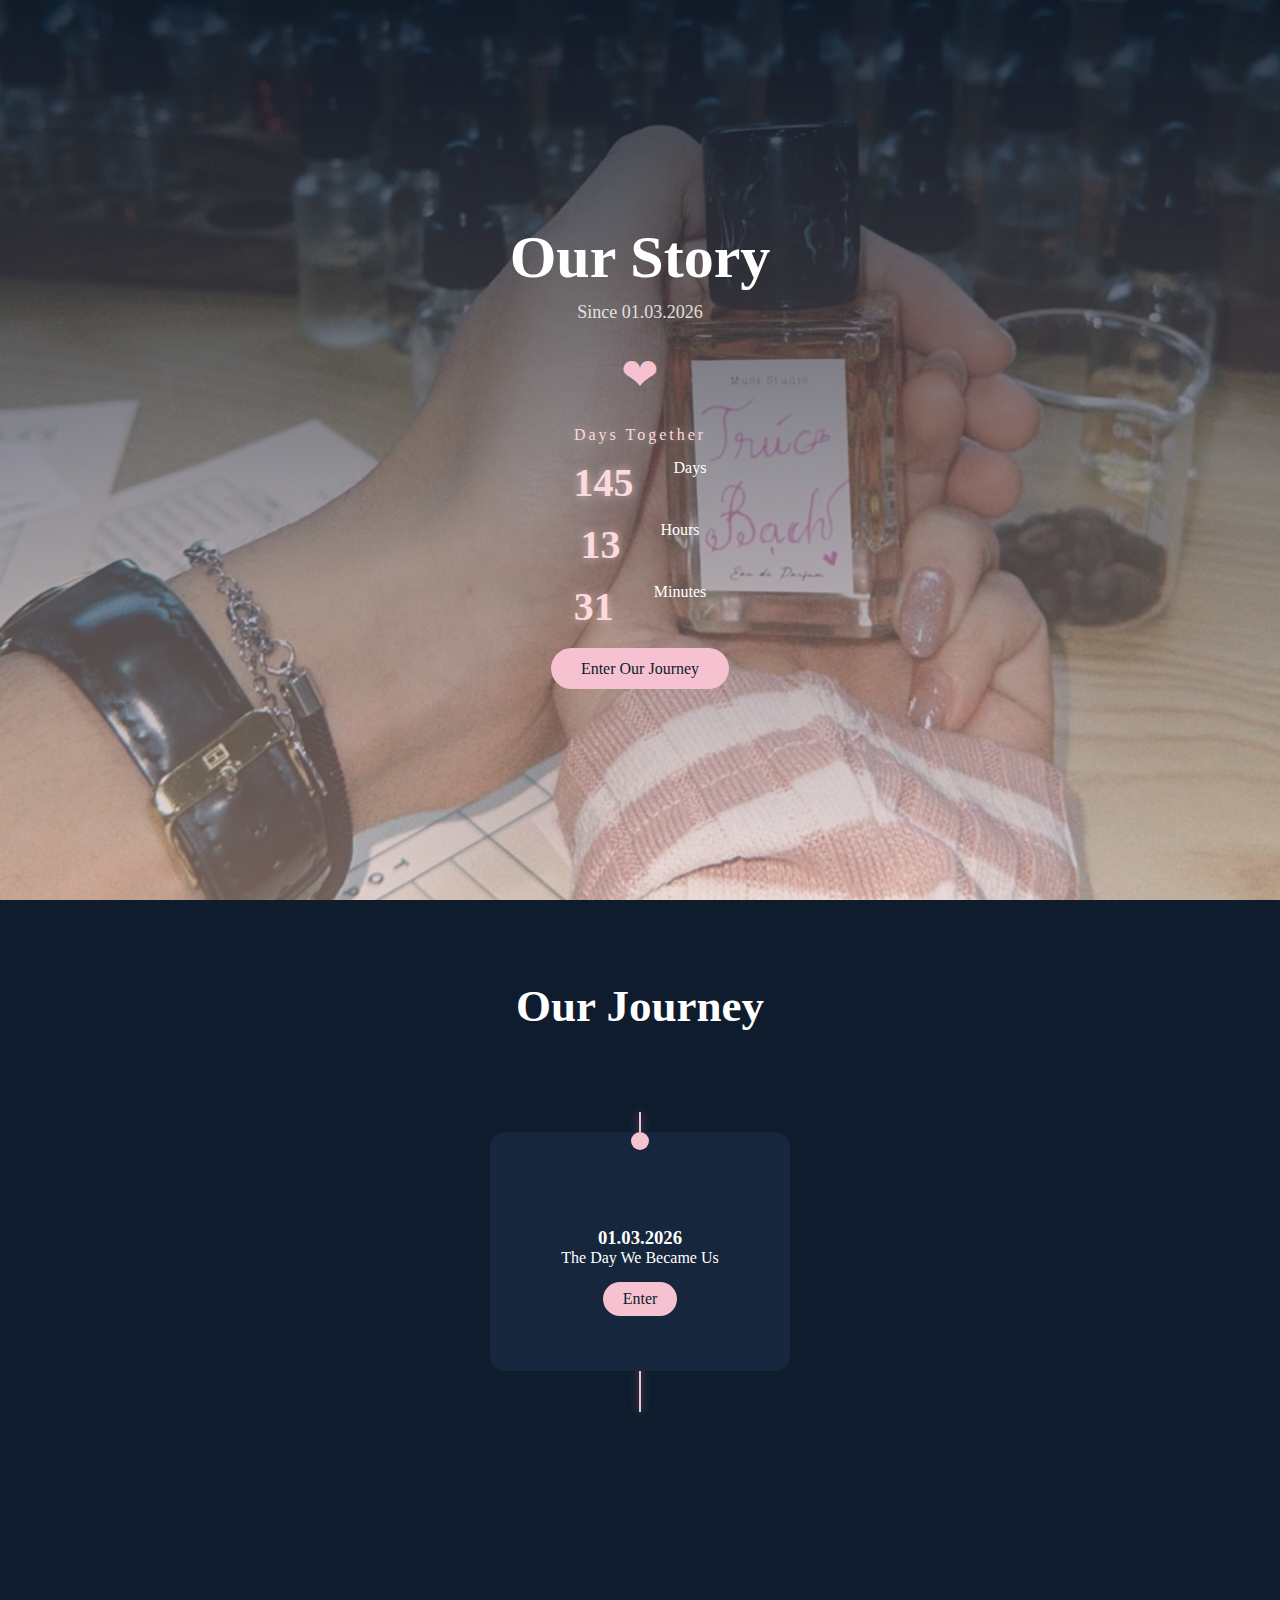
<file: index.html>
<!DOCTYPE html>
<html lang="en">
<head>
    <meta charset="UTF-8">
    <title>Our Story</title>
    <link rel="stylesheet" href="style.css">
</head>

<body>

    <!-- HERO SECTION -->
    <section class="hero">
        <div class="overlay"></div>

        <div class="hero-content">
            <h1 class="title">Our Story</h1>
            <p class="date">Since 01.03.2026</p>

            <div class="heart">❤</div>

            <div class="countdown">
                <p id="countdown-label"></p>

                <div>
                    <h2 id="days">0</h2>
                    <span>Days</span>
                </div>

                <div>
                    <h2 id="hours">0</h2>
                    <span>Hours</span>
                </div>

                <div>
                    <h2 id="minutes">0</h2>
                    <span>Minutes</span>
                </div>
            </div>

            <a href="#timeline" class="enter-btn">Enter Our Journey</a>
        </div>
    </section>


    <!-- TIMELINE SECTION -->
    <section id="timeline" class="timeline">
        <h2>Our Journey</h2>

        <div class="timeline-container">
            <div class="timeline-item">
                <div class="circle"></div>

                <div class="content">
                    <h3>01.03.2026</h3>
                    <p>The Day We Became Us</p>
                    <a href="milestone-01/index.html" class="milestone-btn">Enter</a>
                </div>

            </div>
        </div>
    </section>


    <!-- LOAD JAVASCRIPT (PHẢI Ở CUỐI BODY) -->
    <script src="script.js"></script>

</body>
</html>
</file>
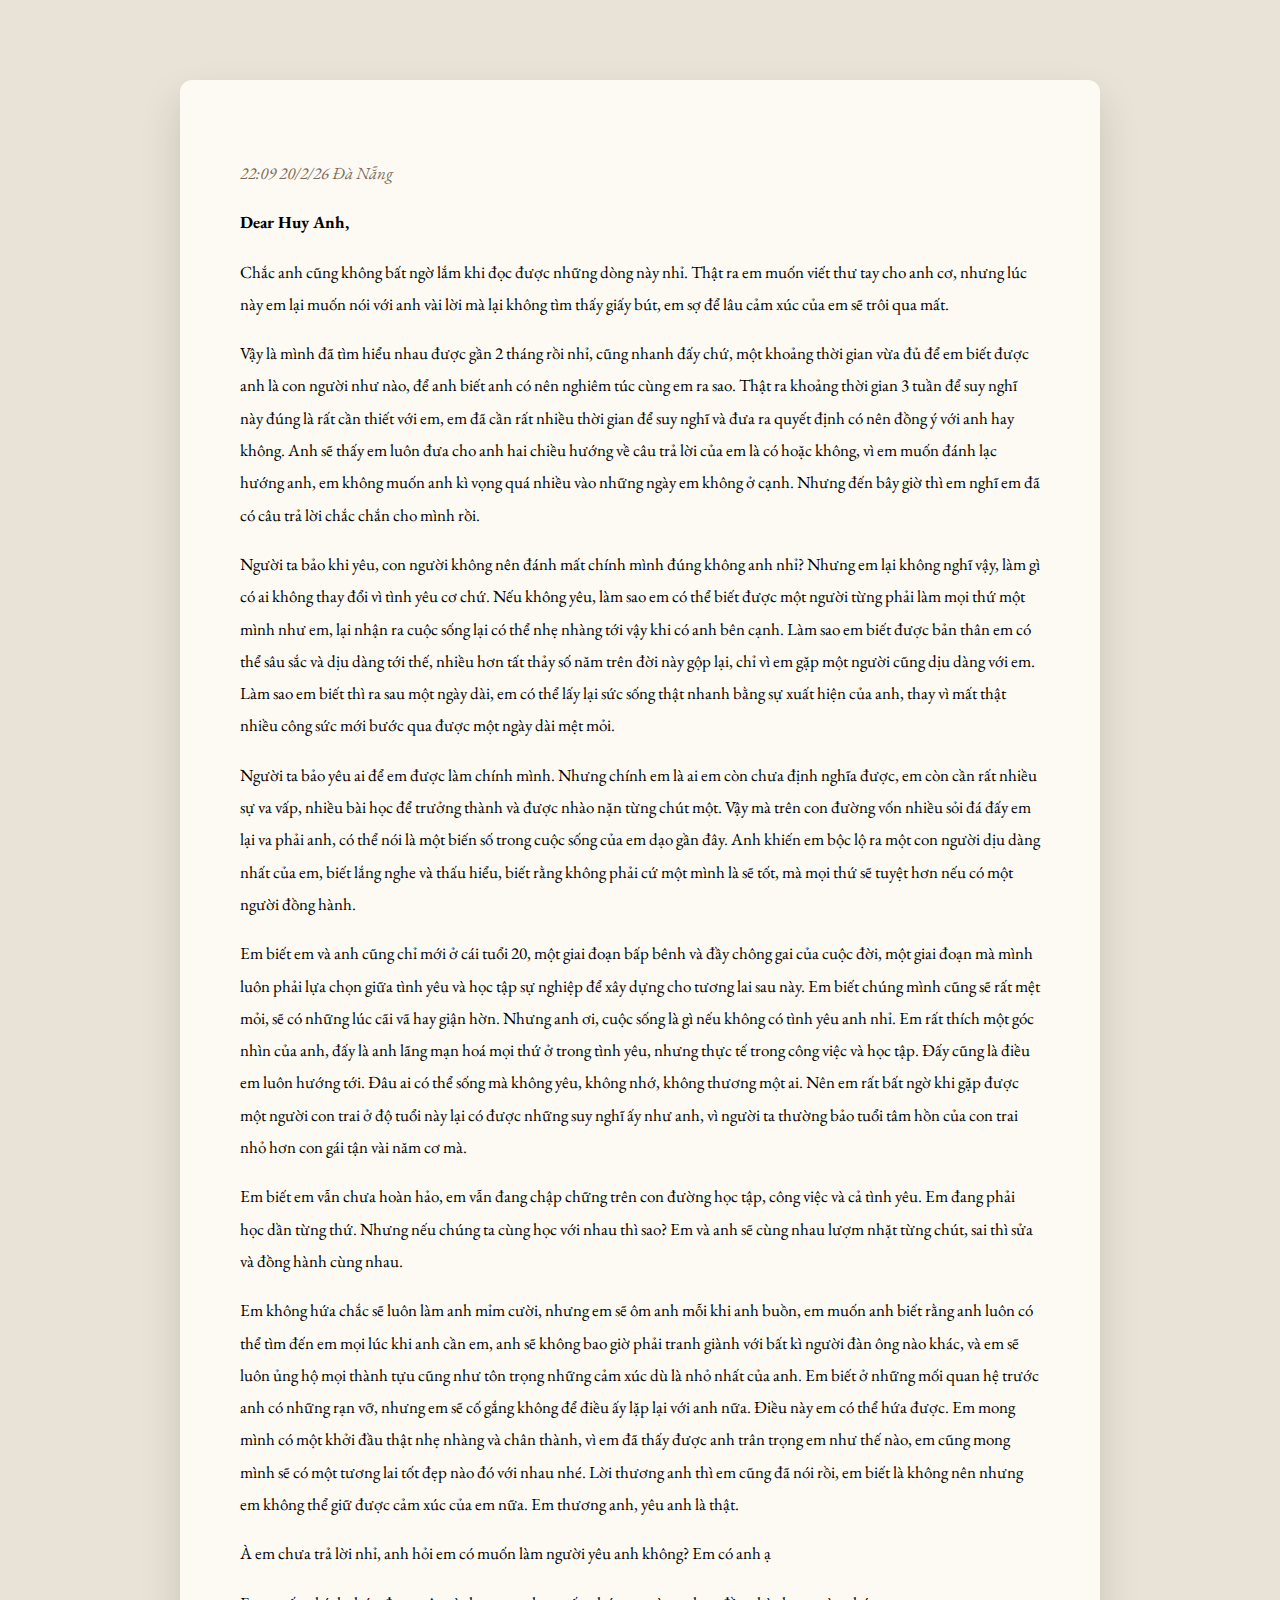
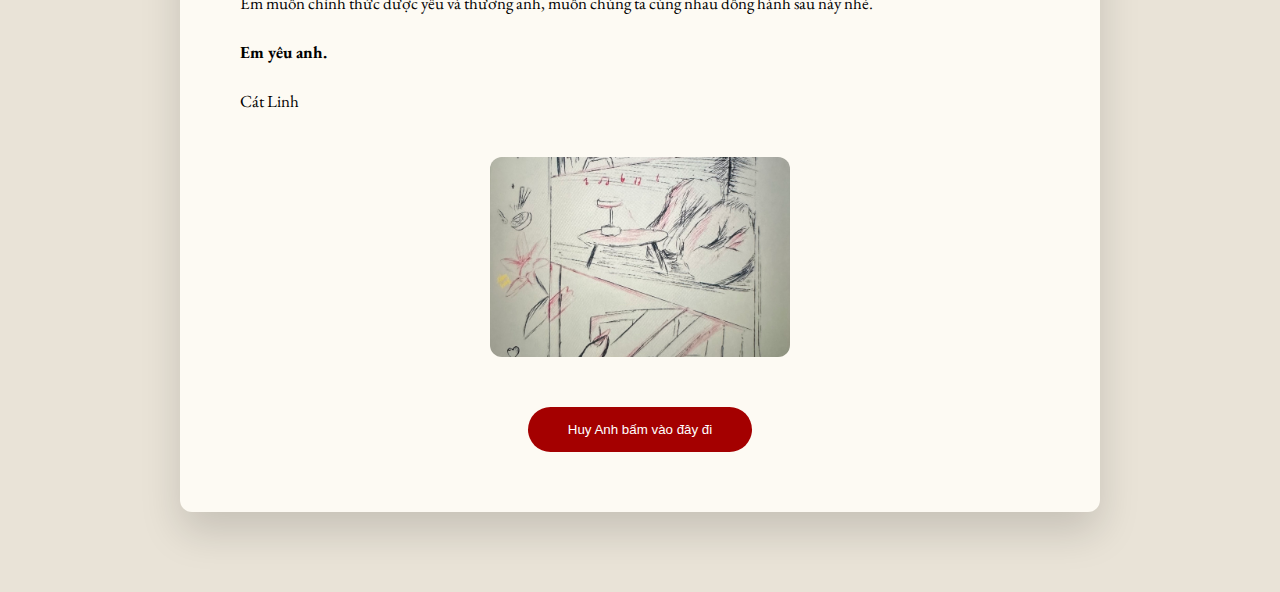
<file: milestone-01/index.html>
<!DOCTYPE html>
<html lang="vi">
<head>
    <meta charset="UTF-8">
    <title>01.03.2026</title>

    <link rel="stylesheet" href="style.css">

    <!-- Google Fonts -->
    <link href="https://fonts.googleapis.com/css2?family=Marcellus&family=EB+Garamond:wght@400;500&display=swap" rel="stylesheet">
</head>
<body>

<!-- BEFORE SECTION -->
<section id="before" class="letter-section">
    <div class="letter">

        <p class="letter-date">22:09 20/2/26 Đà Nẵng</p>

<p><strong>Dear Huy Anh,

</p></strong> Chắc anh cũng không bất ngờ lắm khi đọc được những dòng này nhỉ. Thật ra em muốn viết thư tay cho anh cơ, nhưng lúc này em lại muốn nói với anh vài lời mà lại không tìm thấy giấy bút, em sợ để lâu cảm xúc của em sẽ trôi qua mất.</p>

<p>Vậy là mình đã tìm hiểu nhau được gần 2 tháng rồi nhỉ, cũng nhanh đấy chứ, một khoảng thời gian vừa đủ để em biết được anh là con người như nào, để anh biết anh có nên nghiêm túc cùng em ra sao. Thật ra khoảng thời gian 3 tuần để suy nghĩ này đúng là rất cần thiết với em, em đã cần rất nhiều thời gian để suy nghĩ và đưa ra quyết định có nên đồng ý với anh hay không. Anh sẽ thấy em luôn đưa cho anh hai chiều hướng về câu trả lời của em là có hoặc không, vì em muốn đánh lạc hướng anh, em không muốn anh kì vọng quá nhiều vào những ngày em không ở cạnh. Nhưng đến bây giờ thì em nghĩ em đã có câu trả lời chắc chắn cho mình rồi.</p>

<p>Người ta bảo khi yêu, con người không nên đánh mất chính mình đúng không anh nhỉ? Nhưng em lại không nghĩ vậy, làm gì có ai không thay đổi vì tình yêu cơ chứ. Nếu không yêu, làm sao em có thể biết được một người từng phải làm mọi thứ một mình như em, lại nhận ra cuộc sống lại có thể nhẹ nhàng tới vậy khi có anh bên cạnh. Làm sao em biết được bản thân em có thể sâu sắc và dịu dàng tới thế, nhiều hơn tất thảy số năm trên đời này gộp lại, chỉ vì em gặp một người cũng dịu dàng với em. Làm sao em biết thì ra sau một ngày dài, em có thể lấy lại sức sống thật nhanh bằng sự xuất hiện của anh, thay vì mất thật nhiều công sức mới bước qua được một ngày dài mệt mỏi.</p>

<p>Người ta bảo yêu ai để em được làm chính mình. Nhưng chính em là ai em còn chưa định nghĩa được, em còn cần rất nhiều sự va vấp, nhiều bài học để trưởng thành và được nhào nặn từng chút một. Vậy mà trên con đường vốn nhiều sỏi đá đấy em lại va phải anh, có thể nói là một biến số trong cuộc sống của em dạo gần đây. Anh khiến em bộc lộ ra một con người dịu dàng nhất của em, biết lắng nghe và thấu hiểu, biết rằng không phải cứ một mình là sẽ tốt, mà mọi thứ sẽ tuyệt hơn nếu có một người đồng hành.</p>

<p>Em biết em và anh cũng chỉ mới ở cái tuổi 20, một giai đoạn bấp bênh và đầy chông gai của cuộc đời, một giai đoạn mà mình luôn phải lựa chọn giữa tình yêu và học tập sự nghiệp để xây dựng cho tương lai sau này. Em biết chúng mình cũng sẽ rất mệt mỏi, sẽ có những lúc cãi vã hay giận hờn. Nhưng anh ơi, cuộc sống là gì nếu không có tình yêu anh nhỉ. Em rất thích một góc nhìn của anh, đấy là anh lãng mạn hoá mọi thứ ở trong tình yêu, nhưng thực tế trong công việc và học tập. Đấy cũng là điều em luôn hướng tới. Đâu ai có thể sống mà không yêu, không nhớ, không thương một ai. Nên em rất bất ngờ khi gặp được một người con trai ở độ tuổi này lại có được những suy nghĩ ấy như anh, vì người ta thường bảo tuổi tâm hồn của con trai nhỏ hơn con gái tận vài năm cơ mà.</p>

<p>Em biết em vẫn chưa hoàn hảo, em vẫn đang chập chững trên con đường học tập, công việc và cả tình yêu. Em đang phải học dần từng thứ. Nhưng nếu chúng ta cùng học với nhau thì sao? Em và anh sẽ cùng nhau lượm nhặt từng chút, sai thì sửa và đồng hành cùng nhau.</p>

<p>Em không hứa chắc sẽ luôn làm anh mỉm cười, nhưng em sẽ ôm anh mỗi khi anh buồn, em muốn anh biết rằng anh luôn có thể tìm đến em mọi lúc khi anh cần em, anh sẽ không bao giờ phải tranh giành với bất kì người đàn ông nào khác, và em sẽ luôn ủng hộ mọi thành tựu cũng như tôn trọng những cảm xúc dù là nhỏ nhất của anh. Em biết ở những mối quan hệ trước anh có những rạn vỡ, nhưng em sẽ cố gắng không để điều ấy lặp lại với anh nữa. Điều này em có thể hứa được. Em mong mình có một khởi đầu thật nhẹ nhàng và chân thành, vì em đã thấy được anh trân trọng em như thế nào, em cũng mong mình sẽ có một tương lai tốt đẹp nào đó với nhau nhé. Lời thương anh thì em cũng đã nói rồi, em biết là không nên nhưng em không thể giữ được cảm xúc của em nữa. Em thương anh, yêu anh là thật.</p>

<p>À em chưa trả lời nhỉ, anh hỏi em có muốn làm người yêu anh không? Em có anh ạ</p>

<p>Em muốn chính thức được yêu và thương anh, muốn chúng ta cùng nhau đồng hành sau này nhé.</p>

<p><strong>Em yêu anh.</strong></p>

<p>Cát Linh</p>

        <div class="memory-slider">
            <img src="images/before1.jpg" class="memory-slide active">
            <img src="images/before2.jpg" class="memory-slide">
        </div>

        <button id="become-btn" class="become-btn">
            Huy Anh bấm vào đây đi
</button>

    </div>
</section>

<!-- FIREWORK FULL PAGE -->
<section id="firework-page" class="firework-page hidden">
    <canvas id="fireCanvas"></canvas>
    <div class="fire-text">
        01.03.2026 <br>
        We Are Officially Us
    </div>
</section>

<!-- AFTER SECTION -->
<section id="after" class="after-section hidden">

    <div class="after-card">

        <h1>01.03.2026</h1>
        <h2>Chúng mình chính thức rồi 💞</h2>

        <p class="after-text">
        Vậy là từ hôm nay, anh và em đã chính thức có 1 phần trách nhiệm với cảm xúc của đối phương rồi nhé, 
        anh thấy những thứ em chuẩn bị và cảm xúc của anh hôm nay như nào, cho em biết được không?
        </p>

        <textarea id="feelings"
        placeholder="Hãy viết những gì anh đang suy nghĩ nhé..."></textarea>

        <button id="save-btn" class="save-btn">Save 💕</button>

        <button id="back-btn" class="back-btn">
            ← Back To Our Journey
        </button>

    </div>

</section>

<script src="script.js"></script>
</body>
</html>
</file>
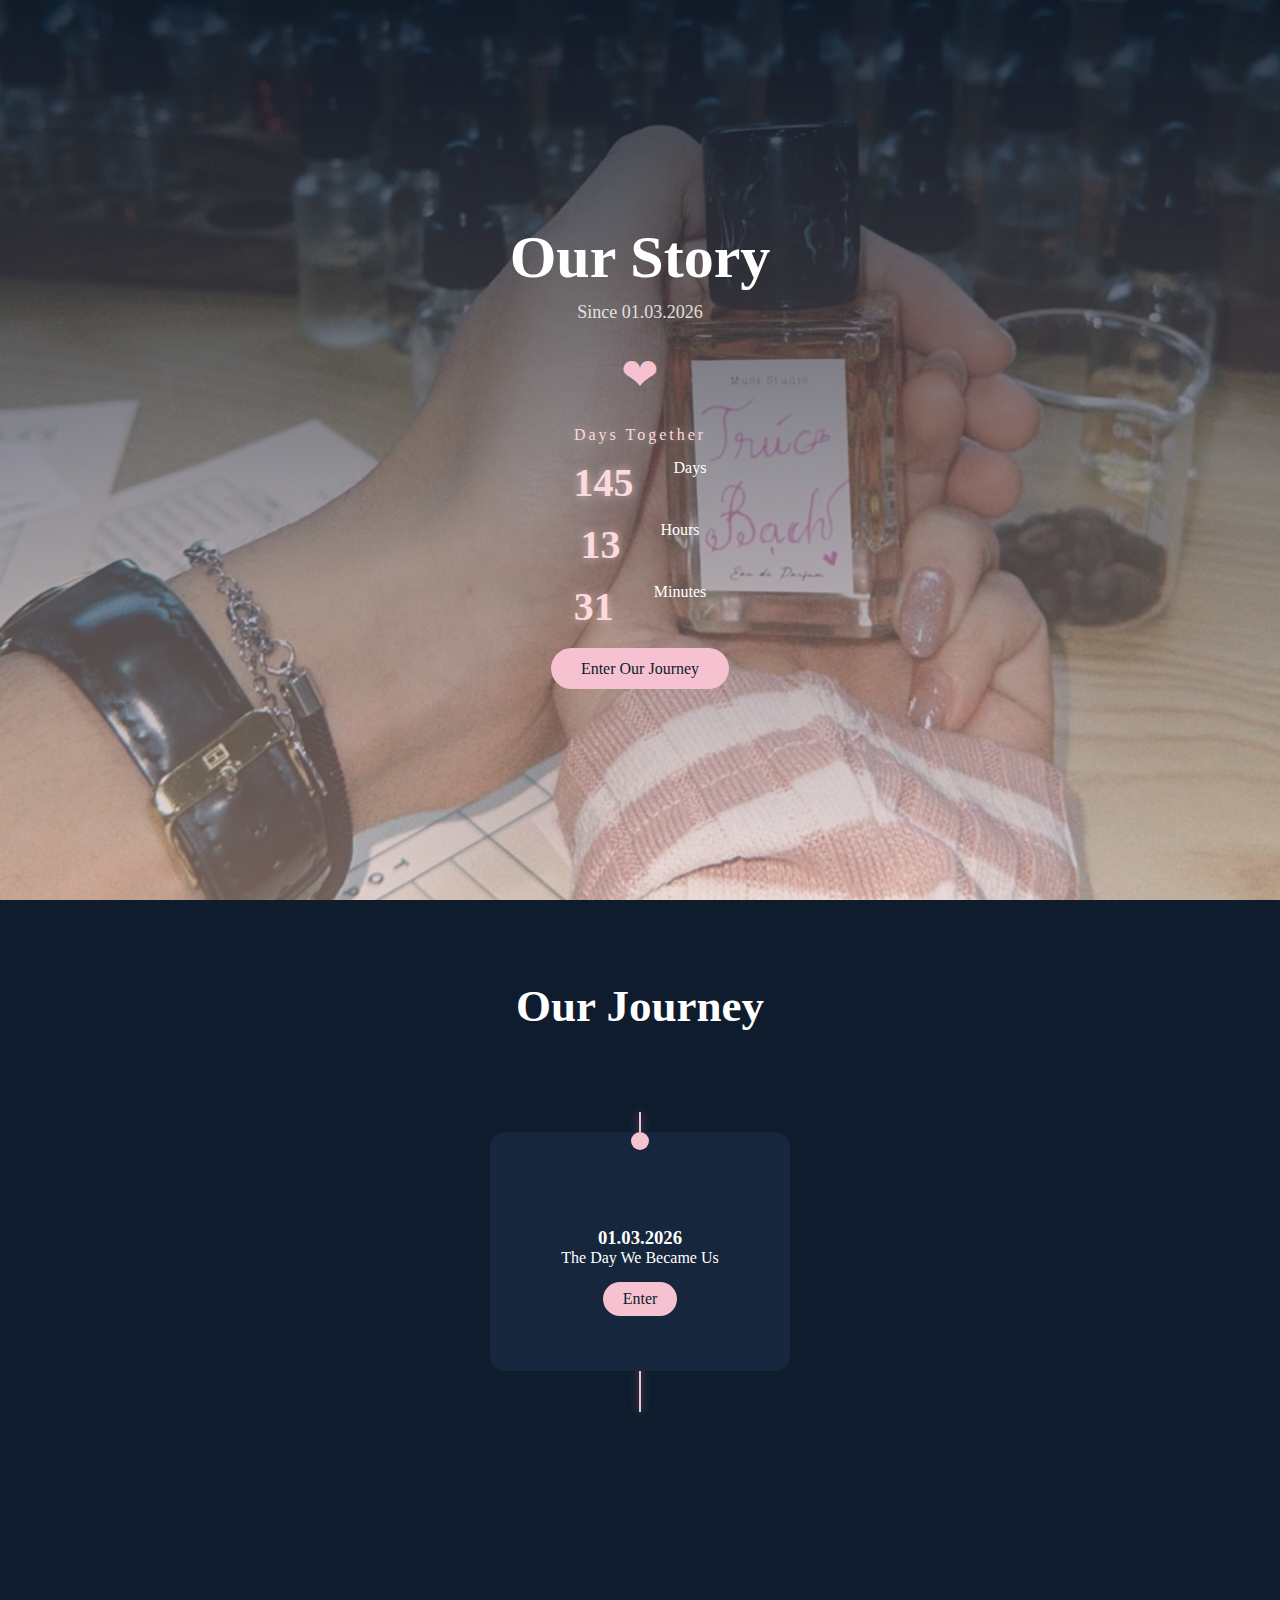
<file: OUR STORY/index.html>
<!DOCTYPE html>
<html lang="en">
<head>
    <meta charset="UTF-8">
    <title>Our Story</title>
    <link rel="stylesheet" href="style.css">
</head>

<body>

    <!-- HERO SECTION -->
    <section class="hero">
        <div class="overlay"></div>

        <div class="hero-content">
            <h1 class="title">Our Story</h1>
            <p class="date">Since 01.03.2026</p>

            <div class="heart">❤</div>

            <div class="countdown">
                <p id="countdown-label"></p>

                <div>
                    <h2 id="days">0</h2>
                    <span>Days</span>
                </div>

                <div>
                    <h2 id="hours">0</h2>
                    <span>Hours</span>
                </div>

                <div>
                    <h2 id="minutes">0</h2>
                    <span>Minutes</span>
                </div>
            </div>

            <a href="#timeline" class="enter-btn">Enter Our Journey</a>
        </div>
    </section>


    <!-- TIMELINE SECTION -->
    <section id="timeline" class="timeline">
        <h2>Our Journey</h2>

        <div class="timeline-container">
            <div class="timeline-item">
                <div class="circle"></div>

                <div class="content">
                    <h3>01.03.2026</h3>
                    <p>The Day We Became Us</p>
                    <a href="milestone-01/index.html" class="milestone-btn">Enter</a>
                </div>

            </div>
        </div>
    </section>


    <!-- LOAD JAVASCRIPT (PHẢI Ở CUỐI BODY) -->
    <script src="script.js"></script>

</body>
</html>
</file>
<file: milestone-01/style.css>
body {
    margin: 0;
    background: #e9e3d7;
    font-family: 'EB Garamond', serif;
}



/* LETTER */
.letter-section {
    display: flex;
    justify-content: center;
    padding: 80px 20px;
}

.letter {
    background: #fdfaf3;
    padding: 60px;
    max-width: 800px;
    border-radius: 12px;
    box-shadow: 0 20px 40px rgba(0,0,0,0.15);
    line-height: 1.9;
    font-size: 17px;
}

.letter-date {
    font-style: italic;
    color: #7a6a58;
}

.become-btn {
    display: block;
    margin: 50px auto 0;
    padding: 15px 40px;
    background: #a40000;
    color: white;
    border: none;
    border-radius: 30px;
    cursor: pointer;
}

/* MEMORY SLIDER */
.memory-slider {
    position: relative;
    width: 300px;
    height: 200px;
    margin: 40px auto;
}

.memory-slide {
    position: absolute;
    width: 100%;
    height: 100%;
    object-fit: cover;
    border-radius: 12px;
    opacity: 0;
    transition: opacity 2s ease;
}

.memory-slide.active {
    opacity: 1;
}

/* FIREWORK PAGE */
.firework-page {
    position: fixed;
    inset: 0;
    z-index: 9999;
    display: flex;
    justify-content: center;
    align-items: center;
    flex-direction: column;
    overflow: hidden;
}

/* 🌌 GALAXY PASTEL BACKGROUND */
.firework-page::before {
    content: "";
    position: absolute;
    inset: 0;
    background: radial-gradient(circle at 30% 30%, #ffd6ec, transparent 60%),
                radial-gradient(circle at 70% 70%, #c8f0ff, transparent 60%),
                radial-gradient(circle at 50% 50%, #f3d1ff, transparent 70%);
    background-size: 200% 200%;
    animation: galaxyMove 20s ease infinite alternate;
    z-index: 0;
}

/* 🌌 subtle floating glow layer */
.firework-page::after {
    content: "";
    position: absolute;
    inset: 0;
    background: linear-gradient(120deg, rgba(255,255,255,0.05), rgba(255,255,255,0.02));
    backdrop-filter: blur(20px);
    z-index: 1;
}

/* background animation */
@keyframes galaxyMove {
    0% {
        background-position: 0% 50%;
    }
    100% {
        background-position: 100% 50%;
    }
}

#fireCanvas {
    position: absolute;
    inset: 0;
    z-index: 2;
    background: transparent;
}

.fire-text {
    position: relative;
    z-index: 3;
    font-family: 'Cormorant Garamond', serif;
    font-size: 44px;
    font-weight: 500;
    text-align: center;
    color: #0b1f3a; /* navy đậm */
    letter-spacing: 1px;
    animation: fadeInText 2s ease forwards;
    text-shadow: 0 4px 20px rgba(0,0,0,0.15);
}

@keyframes fadeInText {
    from { opacity: 0; transform: translateY(20px); }
    to { opacity: 1; transform: translateY(0); }
}
.hidden {
    display: none !important;
}
/* AFTER REDESIGN */

.after-section {
    min-height: 100vh;
    display: flex;
    justify-content: center;
    align-items: center;
    background: linear-gradient(135deg, #fdf6ff, #e6f2ff);
}

.after-card {
    background: white;
    padding: 70px 60px;
    border-radius: 20px;
    max-width: 600px;
    width: 90%;
    text-align: center;
    box-shadow: 0 30px 60px rgba(0,0,0,0.1);
}

.after-date {
    font-family: 'Cormorant Garamond', serif;
    font-size: 36px;
    color: #0b1f3a;
    margin-bottom: 10px;
}

.after-title {
    font-family: 'Cormorant Garamond', serif;
    font-size: 28px;
    color: #102a43;
    margin-bottom: 20px;
}

.after-sub {
    font-size: 16px;
    color: #444;
    margin-bottom: 40px;
}

.memory-box textarea {
    width: 100%;
    height: 140px;
    padding: 15px;
    border-radius: 12px;
    border: 1px solid #ccc;
    font-family: 'EB Garamond', serif;
    font-size: 16px;
    resize: none;
}

.memory-box button {
    margin-top: 15px;
    padding: 12px 30px;
    border: none;
    border-radius: 30px;
    background: #0b1f3a;
    color: white;
    cursor: pointer;
    transition: 0.3s;
}

.memory-box button:hover {
    background: #102a43;
}

#saved-msg {
    margin-top: 10px;
    font-size: 14px;
    color: #0b1f3a;
}

.after-section {
    display: flex;
    justify-content: center;
    padding: 100px 20px;
    background: #f6f2eb;
}

.after-card {
    background: white;
    padding: 60px;
    max-width: 700px;
    width: 100%;
    border-radius: 16px;
    box-shadow: 0 20px 40px rgba(0,0,0,0.08);
    text-align: center;
}

.save-btn {
    margin-top: 20px;
    padding: 14px 36px;
    border-radius: 30px;
    border: none;
    background: #0b1f3a;
    color: white;
    cursor: pointer;
}

.back-btn {
    margin-top: 18px;
    background: none;
    border: none;
    color: #0b1f3a;
    font-size: 15px;
    cursor: pointer;
    transition: 0.3s;
}

.back-btn:hover {
    opacity: 0.6;
}
.after-card {
    background: white;
    padding: 60px;
    max-width: 700px;
    width: 100%;
    border-radius: 16px;
    box-shadow: 0 20px 40px rgba(0,0,0,0.08);
    text-align: center;
}

.after-text {
    margin-bottom: 30px;
    line-height: 1.8;
}

textarea {
    width: 100%;
    max-width: 550px;
    height: 160px;
    padding: 15px;
    border-radius: 12px;
    border: 1px solid #ddd;
    resize: none;
    font-family: 'EB Garamond', serif;
    font-size: 16px;
    display: block;
    margin: 0 auto;
}
textarea:focus {
    outline: none;
    border-color: #0b1f3a;
    box-shadow: 0 0 0 2px rgba(11,31,58,0.1);
}
</file>
<file: style.css>
/* RESET */
* {
    margin: 0;
    padding: 0;
    box-sizing: border-box;
}

body {
    font-family: 'Georgia', serif;
    color: white;
}

/* HERO SECTION */

.hero {
    height: 100vh;
    position: relative;
    background: url("images/background-main.jpg") center/cover no-repeat;
    display: flex;
    justify-content: center;
    align-items: center;
    text-align: center;
}

.overlay {
    position: absolute;
    width: 100%;
    height: 100%;
    background:
        linear-gradient(
            rgba(15,28,46,0.85),
            rgba(250,218,221,0.4)
        ),
        url("https://www.transparenttextures.com/patterns/stardust.png");
    background-size: cover;
}



.title {
    font-size: 60px;
    margin-bottom: 10px;
}

.date {
    font-size: 18px;
    margin-bottom: 20px;
    opacity: 0.8;
}

.heart {
    font-size: 45px;
    color: #F6C1D1;
    margin: 25px 0;
    animation: heartbeat 1.5s infinite;
}

@keyframes heartbeat {
    0% { transform: scale(1); }
    25% { transform: scale(1.15); }
    50% { transform: scale(1); }
    75% { transform: scale(1.1); }
    100% { transform: scale(1); }
}

.countdown {
    display: flex;
    flex-direction: column;   /* xếp dọc */
    align-items: center;
    gap: 15px;
    margin-bottom: 30px;
}
.countdown > div {
    display: flex;
    gap: 40px;
}

#countdown-label {
    font-size: 16px;
    letter-spacing: 3px;
    color: #FADADD;
    text-shadow: 0 0 10px rgba(250,218,221,0.4);
}

.countdown h2 {
    font-size: 40px;
    color: #FADADD;
    text-shadow: 0 0 10px rgba(250, 218, 221, 0.6);
}

.enter-btn {
    padding: 12px 30px;
    background: #F6C1D1;
    color: #0F1C2E;
    text-decoration: none;
    border-radius: 30px;
    transition: 0.3s ease;
}

.enter-btn:hover {
    background: #FADADD;
}

/* TIMELINE */

.timeline {
    background: #0F1C2E;
    padding: 80px 20px;
    text-align: center;
    min-height: 100vh;
}

.timeline h2 {
    font-family: 'Playfair Display', serif;
    font-size: 45px;
    margin-bottom: 40px;
}

.timeline-item {
    background: #16263D;
    padding: 30px;
    margin: 20px auto;
    width: 300px;
    border-radius: 15px;
    transition: 0.4s;
    opacity: 0;
    transform: translateY(40px);
}


.timeline-item.show {
    opacity: 1;
    transform: translateY(0);
}

.timeline-item:hover {
    transform: translateY(-5px) scale(1.02);
}

.milestone-btn {
    display: inline-block;
    margin-top: 15px;
    padding: 8px 20px;
    background: #F6C1D1;
    color: #0F1C2E;
    border-radius: 20px;
    text-decoration: none;
}
.hero-content {
    position: relative;
    z-index: 2;
    animation: fadeIn 2s ease-in-out;
}

@keyframes fadeIn {
    from {
        opacity: 0;
        transform: translateY(20px);
    }
    to {
        opacity: 1;
        transform: translateY(0);
    }
}

/* TIMELINE CENTER LINE */

.timeline-container {
    position: relative;
    width: 100%;
    max-width: 800px;
    margin: auto;
    padding: 40px 0;
}

.timeline-container::before {
    content: '';
    position: absolute;
    left: 50%;
    width: 2px;
    height: 300px;
    background: #F6C1D1;
    transform: translateX(-50%);
}

.timeline-item {
    opacity: 1;
    transform: translateY(0);
}

.timeline-item .circle {
    width: 18px;
    height: 18px;
    background: #F6C1D1;
    border-radius: 50%;
    position: absolute;
    left: 50%;
    transform: translateX(-50%);
    top: 0;
}

.timeline-item .content {
    margin-top: 40px;
    background: #16263D;
    padding: 25px;
    border-radius: 15px;
    display: inline-block;
}
.timeline-container::before {
    box-shadow: 0 0 10px rgba(246,193,209,0.5);
}
</file>
<file: OUR STORY/style.css>
/* RESET */
* {
    margin: 0;
    padding: 0;
    box-sizing: border-box;
}

body {
    font-family: 'Georgia', serif;
    color: white;
}

/* HERO SECTION */

.hero {
    height: 100vh;
    position: relative;
    background: url("images/background-main.jpg") center/cover no-repeat;
    display: flex;
    justify-content: center;
    align-items: center;
    text-align: center;
}

.overlay {
    position: absolute;
    width: 100%;
    height: 100%;
    background:
        linear-gradient(
            rgba(15,28,46,0.85),
            rgba(250,218,221,0.4)
        ),
        url("https://www.transparenttextures.com/patterns/stardust.png");
    background-size: cover;
}



.title {
    font-size: 60px;
    margin-bottom: 10px;
}

.date {
    font-size: 18px;
    margin-bottom: 20px;
    opacity: 0.8;
}

.heart {
    font-size: 45px;
    color: #F6C1D1;
    margin: 25px 0;
    animation: heartbeat 1.5s infinite;
}

@keyframes heartbeat {
    0% { transform: scale(1); }
    25% { transform: scale(1.15); }
    50% { transform: scale(1); }
    75% { transform: scale(1.1); }
    100% { transform: scale(1); }
}

.countdown {
    display: flex;
    flex-direction: column;   /* xếp dọc */
    align-items: center;
    gap: 15px;
    margin-bottom: 30px;
}
.countdown > div {
    display: flex;
    gap: 40px;
}

#countdown-label {
    font-size: 16px;
    letter-spacing: 3px;
    color: #FADADD;
    text-shadow: 0 0 10px rgba(250,218,221,0.4);
}

.countdown h2 {
    font-size: 40px;
    color: #FADADD;
    text-shadow: 0 0 10px rgba(250, 218, 221, 0.6);
}

.enter-btn {
    padding: 12px 30px;
    background: #F6C1D1;
    color: #0F1C2E;
    text-decoration: none;
    border-radius: 30px;
    transition: 0.3s ease;
}

.enter-btn:hover {
    background: #FADADD;
}

/* TIMELINE */

.timeline {
    background: #0F1C2E;
    padding: 80px 20px;
    text-align: center;
    min-height: 100vh;
}

.timeline h2 {
    font-family: 'Playfair Display', serif;
    font-size: 45px;
    margin-bottom: 40px;
}

.timeline-item {
    background: #16263D;
    padding: 30px;
    margin: 20px auto;
    width: 300px;
    border-radius: 15px;
    transition: 0.4s;
    opacity: 0;
    transform: translateY(40px);
}


.timeline-item.show {
    opacity: 1;
    transform: translateY(0);
}

.timeline-item:hover {
    transform: translateY(-5px) scale(1.02);
}

.milestone-btn {
    display: inline-block;
    margin-top: 15px;
    padding: 8px 20px;
    background: #F6C1D1;
    color: #0F1C2E;
    border-radius: 20px;
    text-decoration: none;
}
.hero-content {
    position: relative;
    z-index: 2;
    animation: fadeIn 2s ease-in-out;
}

@keyframes fadeIn {
    from {
        opacity: 0;
        transform: translateY(20px);
    }
    to {
        opacity: 1;
        transform: translateY(0);
    }
}

/* TIMELINE CENTER LINE */

.timeline-container {
    position: relative;
    width: 100%;
    max-width: 800px;
    margin: auto;
    padding: 40px 0;
}

.timeline-container::before {
    content: '';
    position: absolute;
    left: 50%;
    width: 2px;
    height: 300px;
    background: #F6C1D1;
    transform: translateX(-50%);
}

.timeline-item {
    opacity: 1;
    transform: translateY(0);
}

.timeline-item .circle {
    width: 18px;
    height: 18px;
    background: #F6C1D1;
    border-radius: 50%;
    position: absolute;
    left: 50%;
    transform: translateX(-50%);
    top: 0;
}

.timeline-item .content {
    margin-top: 40px;
    background: #16263D;
    padding: 25px;
    border-radius: 15px;
    display: inline-block;
}
.timeline-container::before {
    box-shadow: 0 0 10px rgba(246,193,209,0.5);
}
</file>
